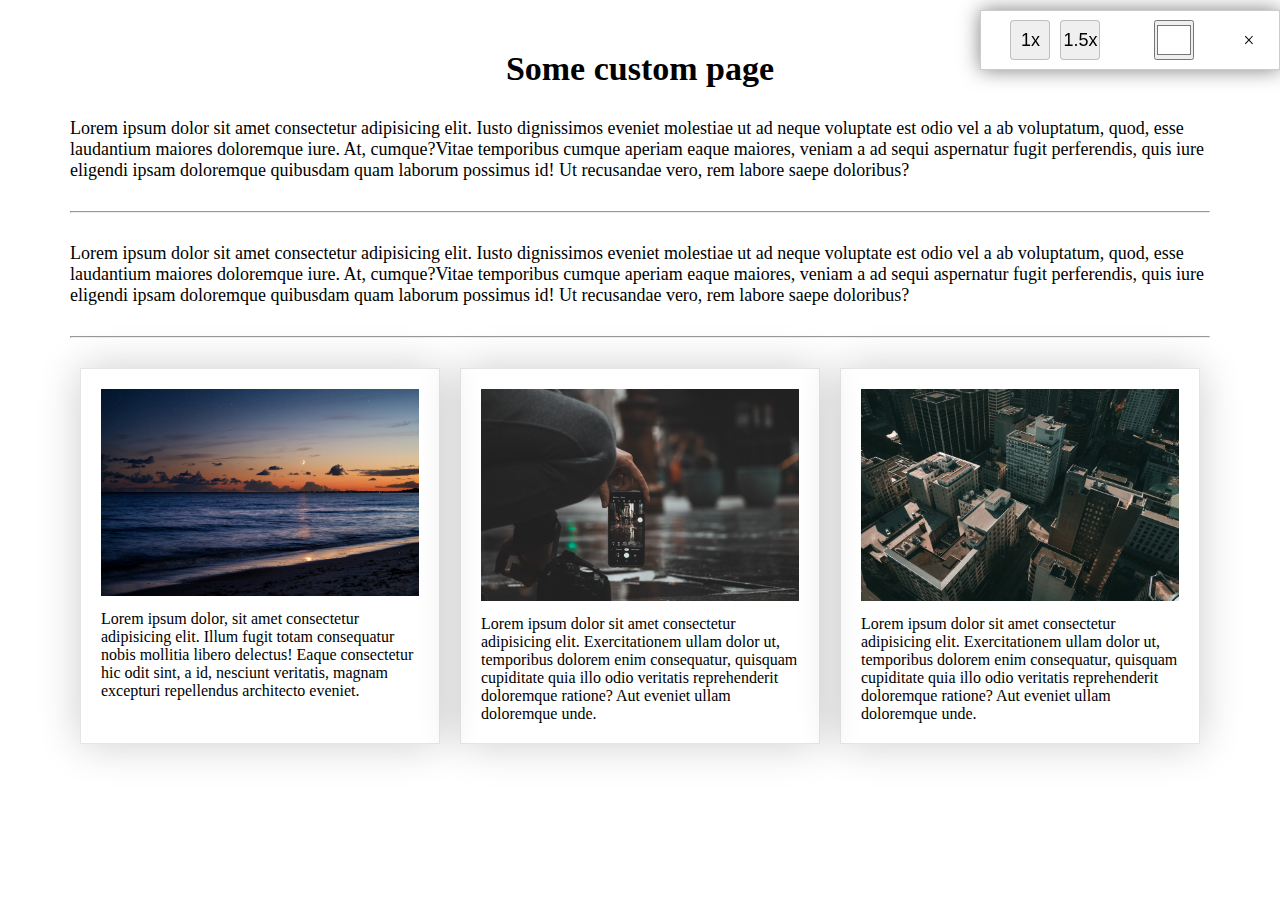
<file: library/index.html>
<!DOCTYPE html>
<html lang="en">
<head>
    <meta charset="UTF-8">
    <meta name="viewport" content="width=device-width, initial-scale=1.0">
    <meta http-equiv="X-UA-Compatible" content="ie=edge">
    <title>Customizator</title>
    <link rel="stylesheet" href="style.css">
</head>
<body>
    <div class="container">
        <h1 class="header">Some custom page</h1>
        <div class="description">
            Lorem ipsum dolor sit amet consectetur adipisicing elit. Iusto dignissimos eveniet molestiae ut ad neque voluptate est odio vel a ab voluptatum, quod, esse laudantium maiores doloremque iure. At, cumque?Vitae temporibus cumque aperiam eaque maiores, veniam a ad sequi aspernatur fugit perferendis, quis iure eligendi ipsam doloremque quibusdam quam laborum possimus id! Ut recusandae vero, rem labore saepe doloribus?
        </div>
        <hr>
        <div class="description">
            Lorem ipsum dolor sit amet consectetur adipisicing elit. Iusto dignissimos eveniet molestiae ut ad neque voluptate est odio vel a ab voluptatum, quod, esse laudantium maiores doloremque iure. At, cumque?Vitae temporibus cumque aperiam eaque maiores, veniam a ad sequi aspernatur fugit perferendis, quis iure eligendi ipsam doloremque quibusdam quam laborum possimus id! Ut recusandae vero, rem labore saepe doloribus?
        </div>
        <hr>
        <div class="blocks">
            <div class="blocks_item">
                <img src="assets/img/beach-4481919_1920.jpg" alt="some img">
                <div class="blocks_item__descr">
                    Lorem ipsum dolor, sit amet consectetur adipisicing elit. Illum fugit totam consequatur nobis mollitia libero delectus! Eaque consectetur hic odit sint, a id, nesciunt veritatis, magnam excepturi repellendus architecto eveniet.
                </div>
            </div>
            <div class="blocks_item">
                <img src="assets/img/cellular-4602489_1920.jpg" alt="some img">
                <div class="blocks_item__descr">Lorem ipsum dolor sit amet consectetur adipisicing elit. Exercitationem ullam dolor ut, temporibus dolorem enim consequatur, quisquam cupiditate quia illo odio veritatis reprehenderit doloremque ratione? Aut eveniet ullam doloremque unde.</div>
            </div>
            <div class="blocks_item">
                <img src="assets/img/vancouver-4640671_1920.jpg" alt="some img">
                <div class="blocks_item__descr">Lorem ipsum dolor sit amet consectetur adipisicing elit. Exercitationem ullam dolor ut, temporibus dolorem enim consequatur, quisquam cupiditate quia illo odio veritatis reprehenderit doloremque ratione? Aut eveniet ullam doloremque unde.</div>
            </div>
        </div>
    </div>


    <script src="script.js"></script>
</body>
</html>
</file>
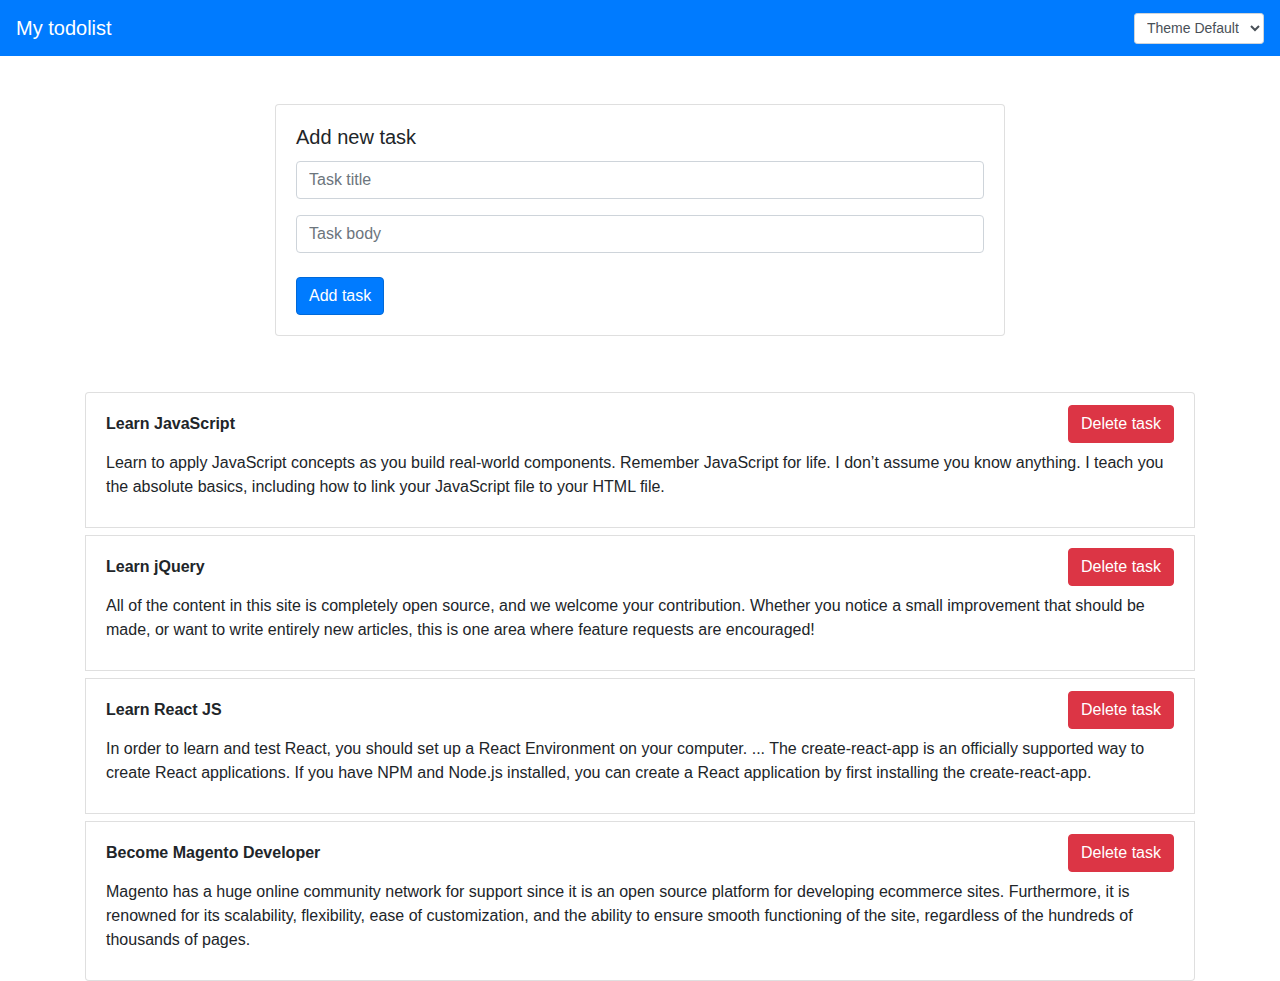
<file: todolist/index.html>
<!DOCTYPE html>
<html lang="en">

<head>
  <meta charset="UTF-8" />
  <meta name="viewport" content="width=device-width, initial-scale=1.0" />
  <meta http-equiv="X-UA-Compatible" content="ie=edge" />
  <link rel="stylesheet" href="https://stackpath.bootstrapcdn.com/bootstrap/4.3.1/css/bootstrap.min.css"
    integrity="sha384-ggOyR0iXCbMQv3Xipma34MD+dH/1fQ784/j6cY/iJTQUOhcWr7x9JvoRxT2MZw1T" crossorigin="anonymous" />
  <link rel="stylesheet" href="styles.css" />
  <title>Document</title>
</head>

<body>
  <nav class="header navbar navbar-dark bg-primary">
    <a class="navbar-brand">My todolist</a>
    <form class="form-inline">
      <select class="form-control form-control-sm" id="themeSelect">
        <option value="default">Theme Default</option>
        <option value="light">Theme Light</option>
        <option value="dark">Theme Dark</option>
      </select>
    </form>
  </nav>
  <div class="form-section mt-5">
    <div class="container">
      <div class="row">
        <div class="col col-8 mx-auto">
          <div class="card">
            <div class="card-body">
              <h5 class="card-title">Add new task</h5>
              <form name="addTask">
                <input type="text" name="title" id="title" class="form-control" placeholder="Task title" />
                <input type="text" name="body" id="body" class="form-control mt-3" placeholder="Task body" />
                <button type="submit" class="btn btn-primary mt-4">
                  Add task
                </button>
              </form>
            </div>
          </div>
        </div>
      </div>
    </div>
  </div>
  <div class="tasks-list-section mt-5">
    <div class="container">
      <ul class="list-group"></ul>
    </div>
  </div>
  <script src="app.js"></script>
</body>

</html>
</file>
<file: library/style.css>
*{box-sizing:border-box;margin:0;padding:0}.container{max-width:1140px;margin:0 auto;padding-top:50px}.header{font-size:34px;text-align:center}.description{margin-top:30px;font-size:18px}hr{margin-top:30px}.blocks{margin-top:30px;display:-webkit-box;display:flex;justify-content:space-around}.blocks_item{width:360px;padding:20px;border:1px solid rgba(0,0,0,.1);box-shadow:0 0 40px rgba(0,0,0,.2)}.blocks_item img{width:100%}.blocks_item__descr{margin-top:10px}
</file>
<file: todolist/styles.css>
:root {
  --base-text-color: #212529;
  --header-bg: #007bff;
  --header-text-color: #fff;
  --default-btn-bg: #007bff;
  --default-btn-text-color: #fff;
  --default-btn-hover-bg: #0069d9;
  --default-btn-border-color: #0069d9;
  --danger-btn-bg: #dc3545;
  --danger-btn-text-color: #fff;
  --danger-btn-hover-bg: #bd2130;
  --danger-btn-border-color: #dc3545;
  --input-border-color: #ced4da;
  --input-bg-color: #fff;
  --input-text-color: #495057;
  --input-focus-bg-color: #fff;
  --input-focus-text-color: #495057;
  --input-focus-border-color: #80bdff;
  --input-focus-box-shadow: 0 0 0 0.2rem rgba(0, 123, 255, 0.25);
}

body {
  color: var(--base-text-color);
}

.navbar {
  background: var(--header-bg) !important;
}

.header .navbar-brand {
  color: var(--header-text-color) !important;
}

.btn.btn-primary,
.btn-primary:not(:disabled):not(.disabled):active {
  color: var(--default-btn-text-color);
  background-color: var(--default-btn-bg);
  border-color: var(--default-btn-border-color);
}
.btn-primary:not(:disabled):not(.disabled):active:focus {
  box-shadow: var(--default-btn-focus-box-shadow);
}
.btn.btn-primary:hover {
  color: var(--default-btn-text-color);
  background-color: var(--default-btn-hover-bg);
  border-color: var(--default-btn-border-color);
}

.btn.btn-danger,
.btn-danger:not(:disabled):not(.disabled):active {
  color: var(--danger-btn-text-color);
  background-color: var(--danger-btn-bg);
  border-color: var(--danger-btn-border-color);
}

.btn.btn-danger:hover {
  color: var(--danger-btn-text-color);
  background-color: var(--danger-btn-hover-bg);
  border-color: var(--danger-btn-border-color);
}

.form-control {
  background: var(--input-bg-color);
  border-color: var(--input-border-color);
  color: var(--input-text-color);
}

.form-control:focus {
  color: var(--input-focus-text-color);
  background-color: var(--input-focus-bg-color);
  border-color: var(--input-focus-border-color);
  box-shadow: var(--input-focus-box-shadow);
}
</file>
